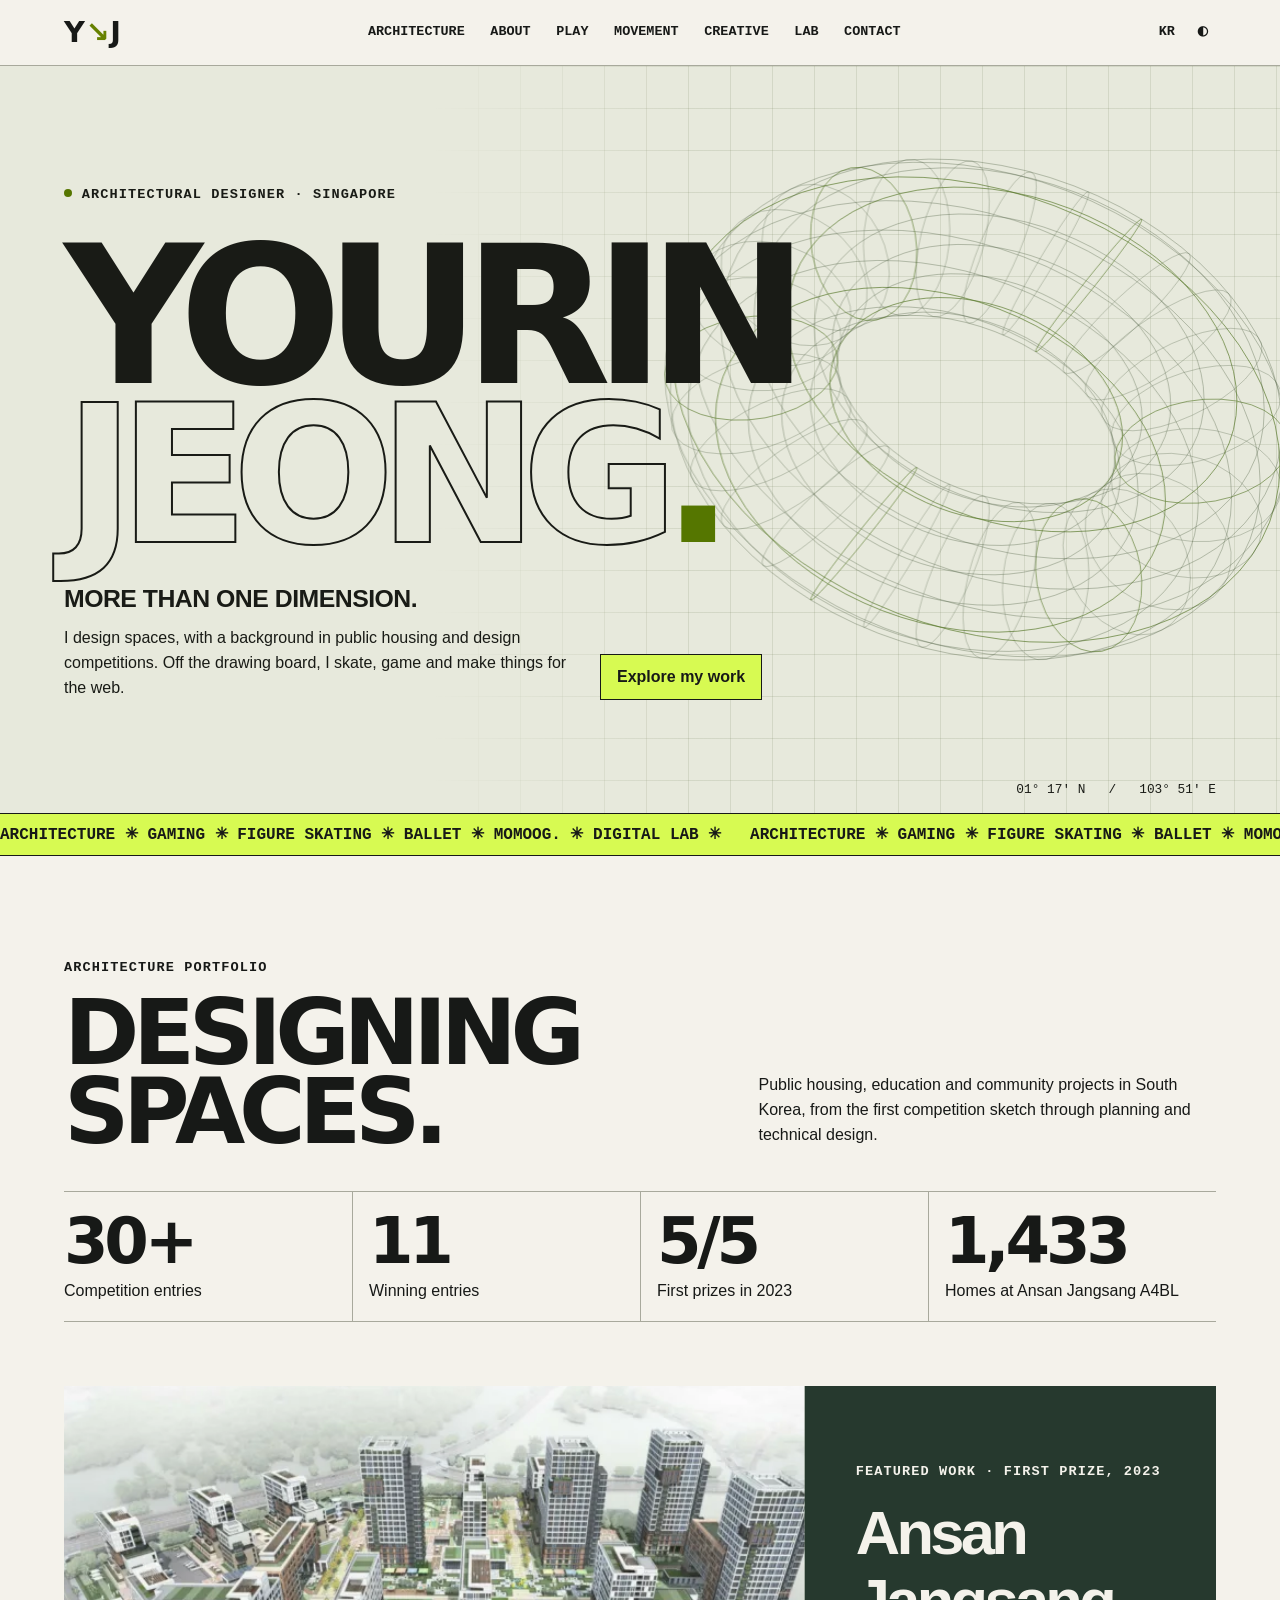
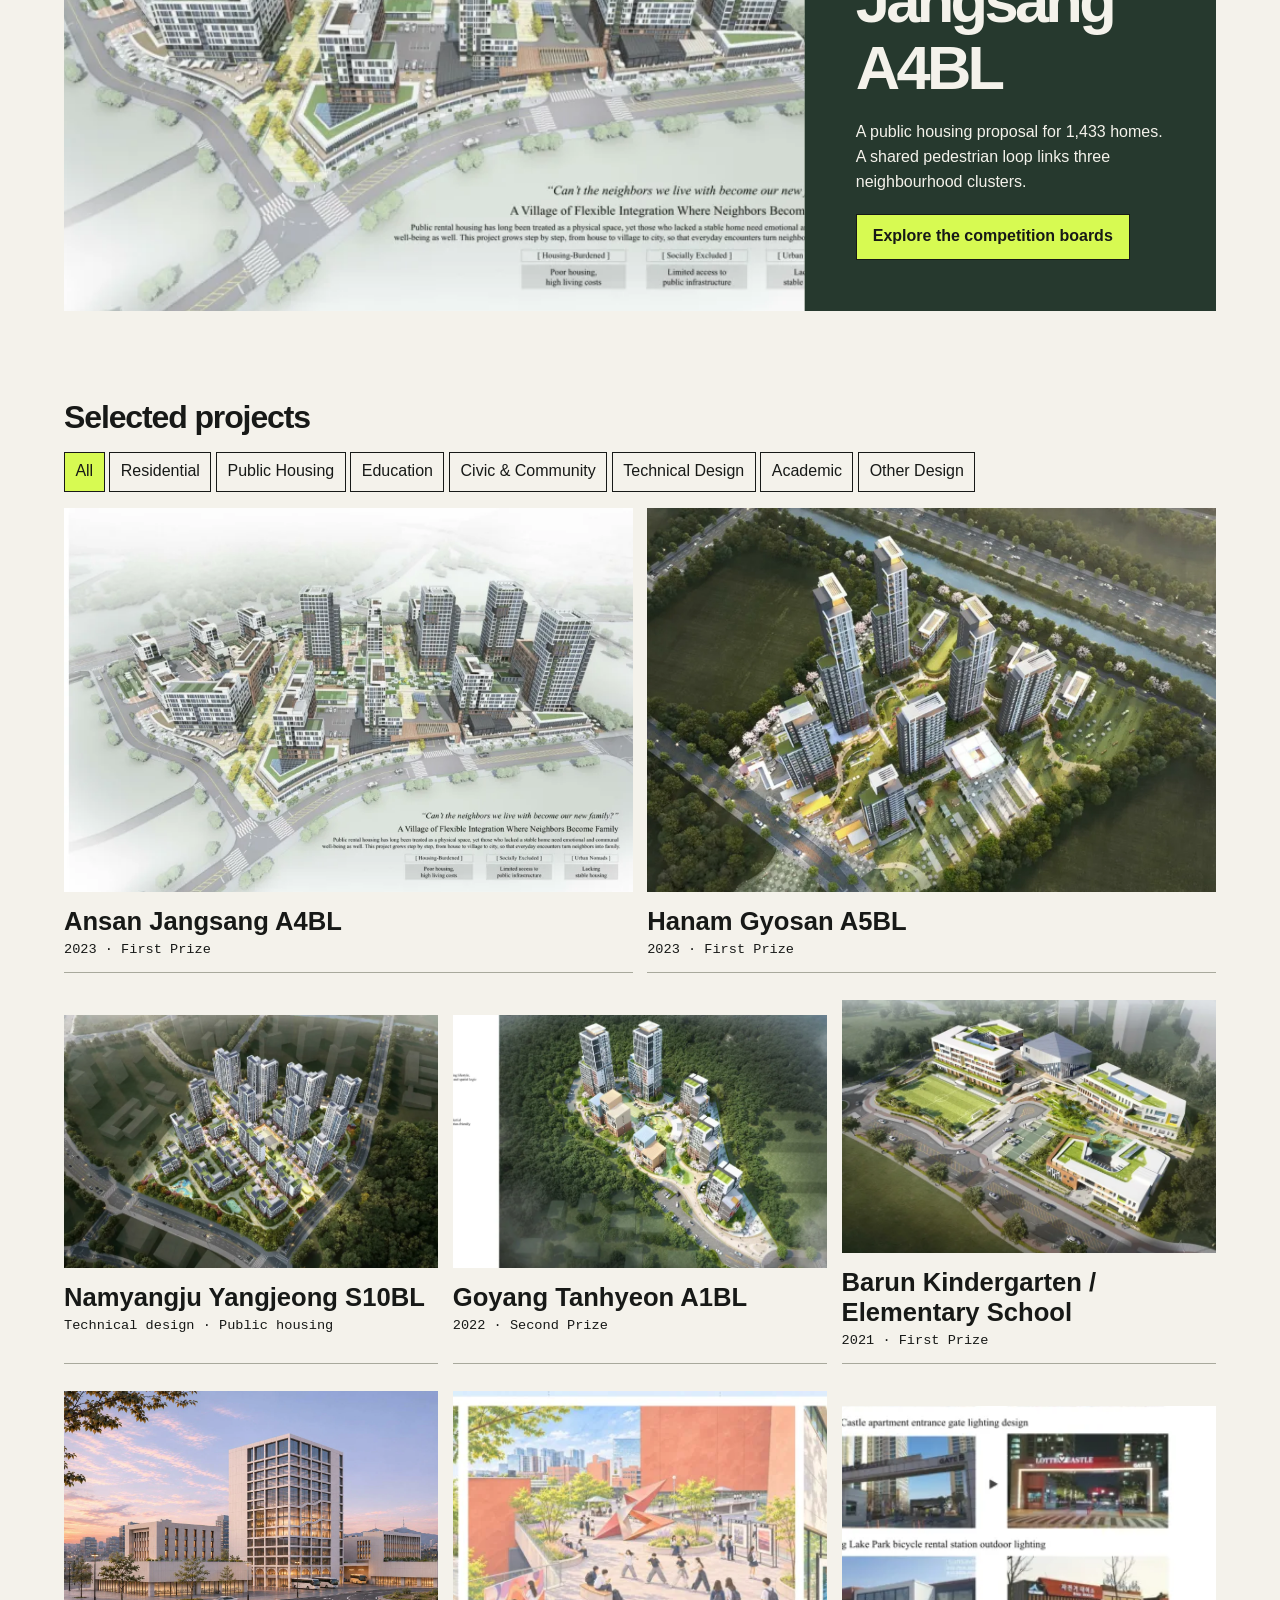
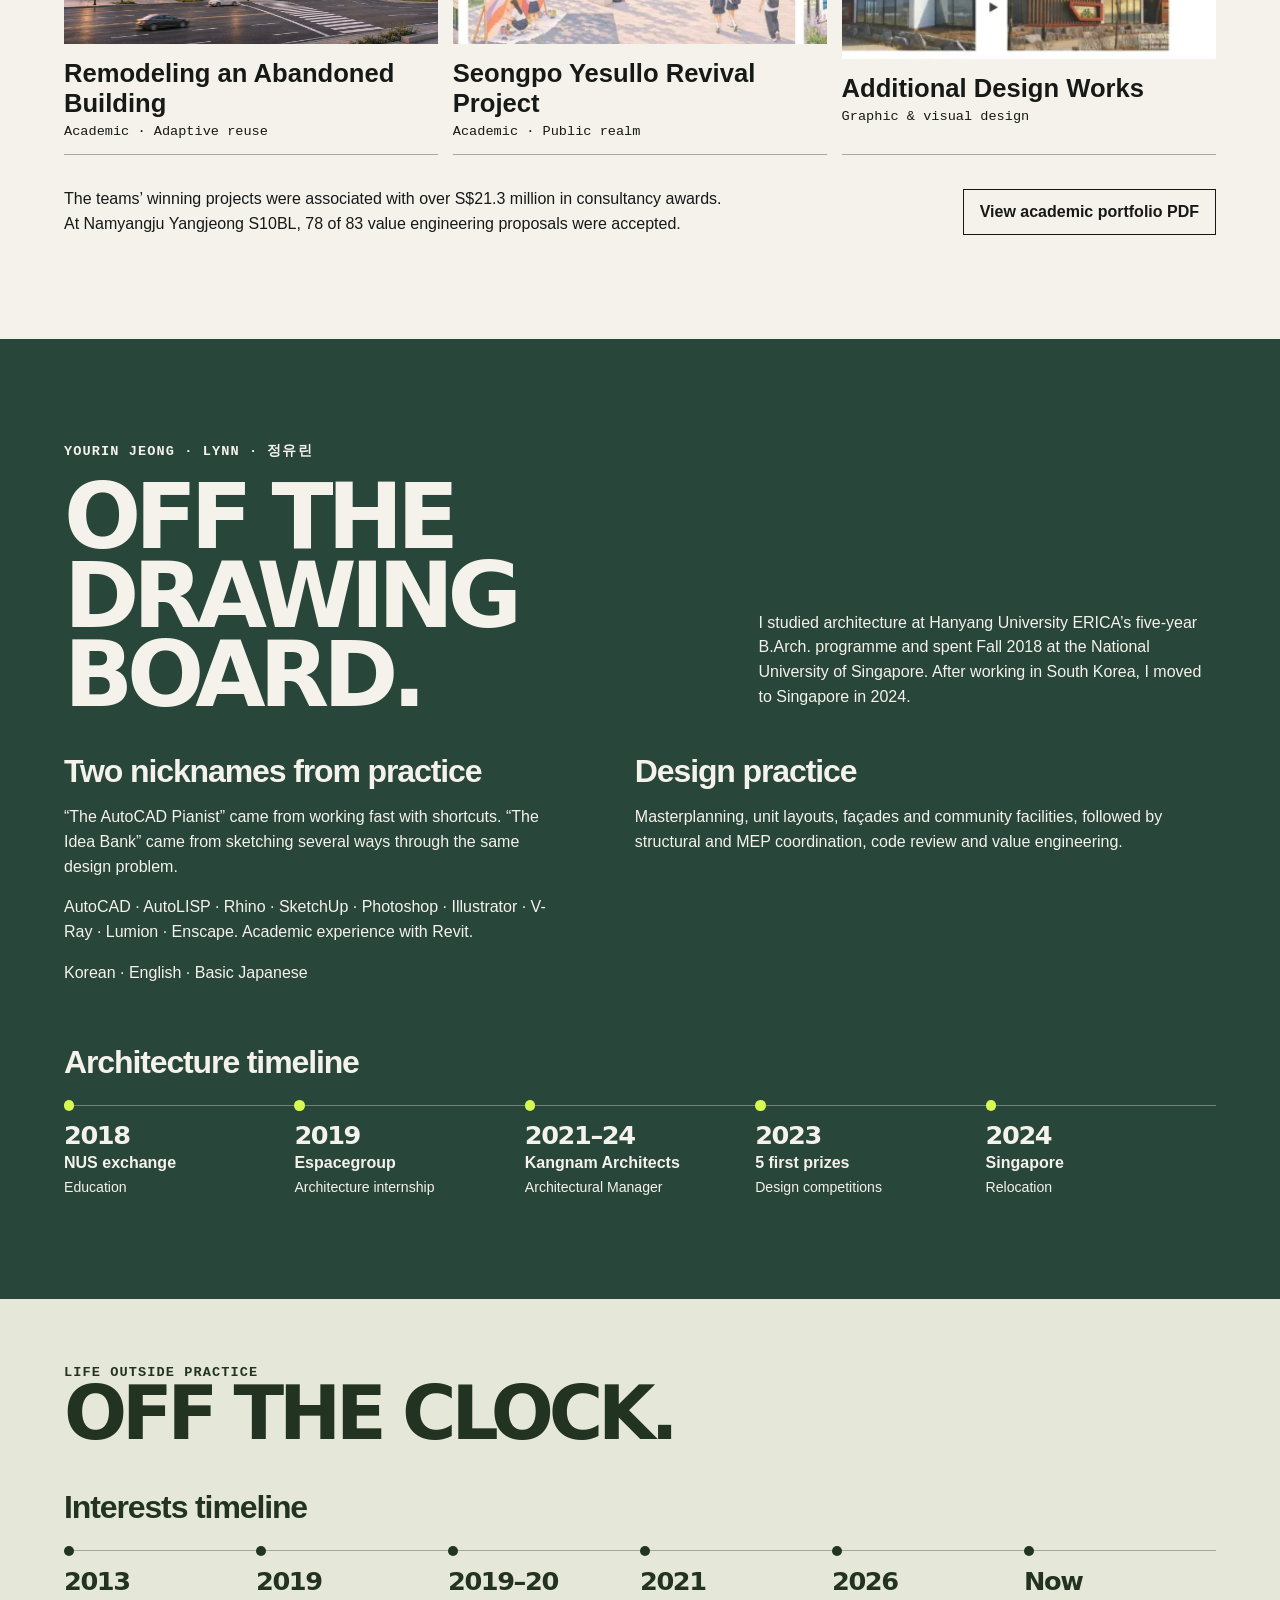
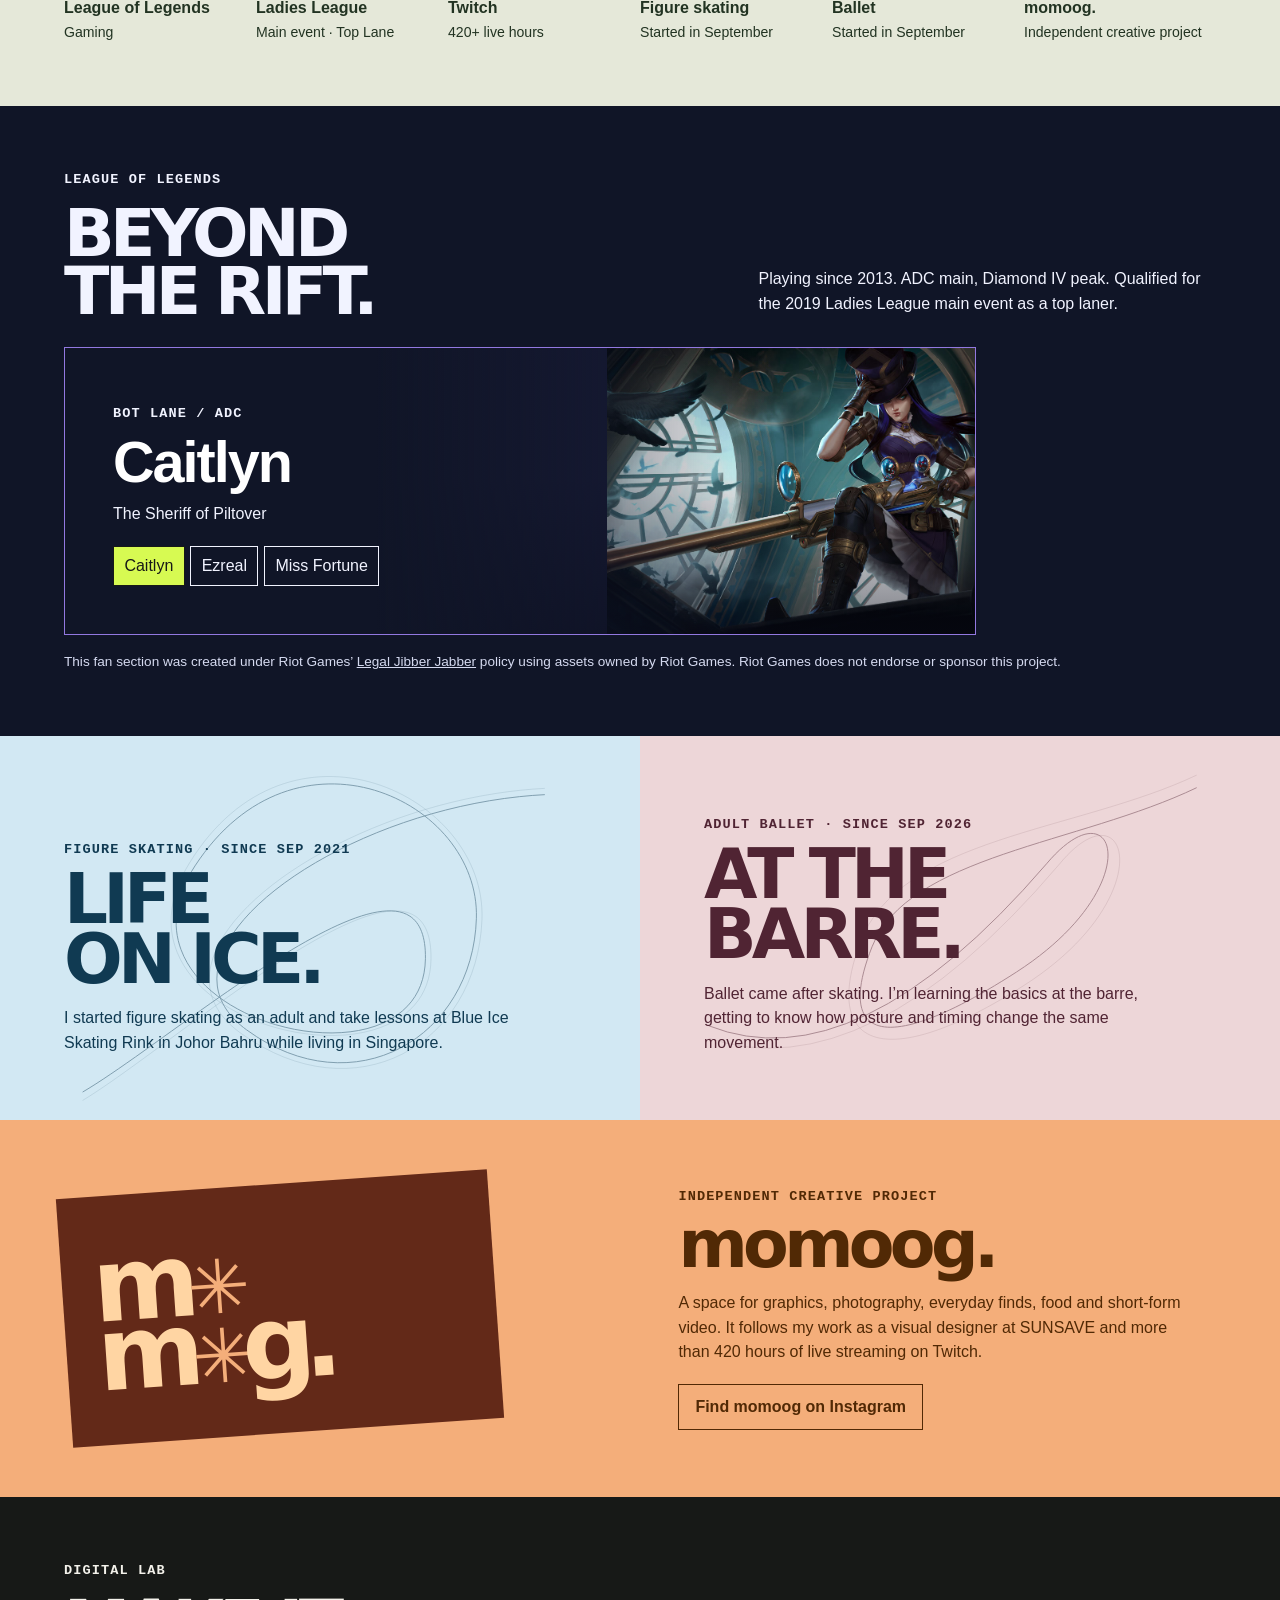
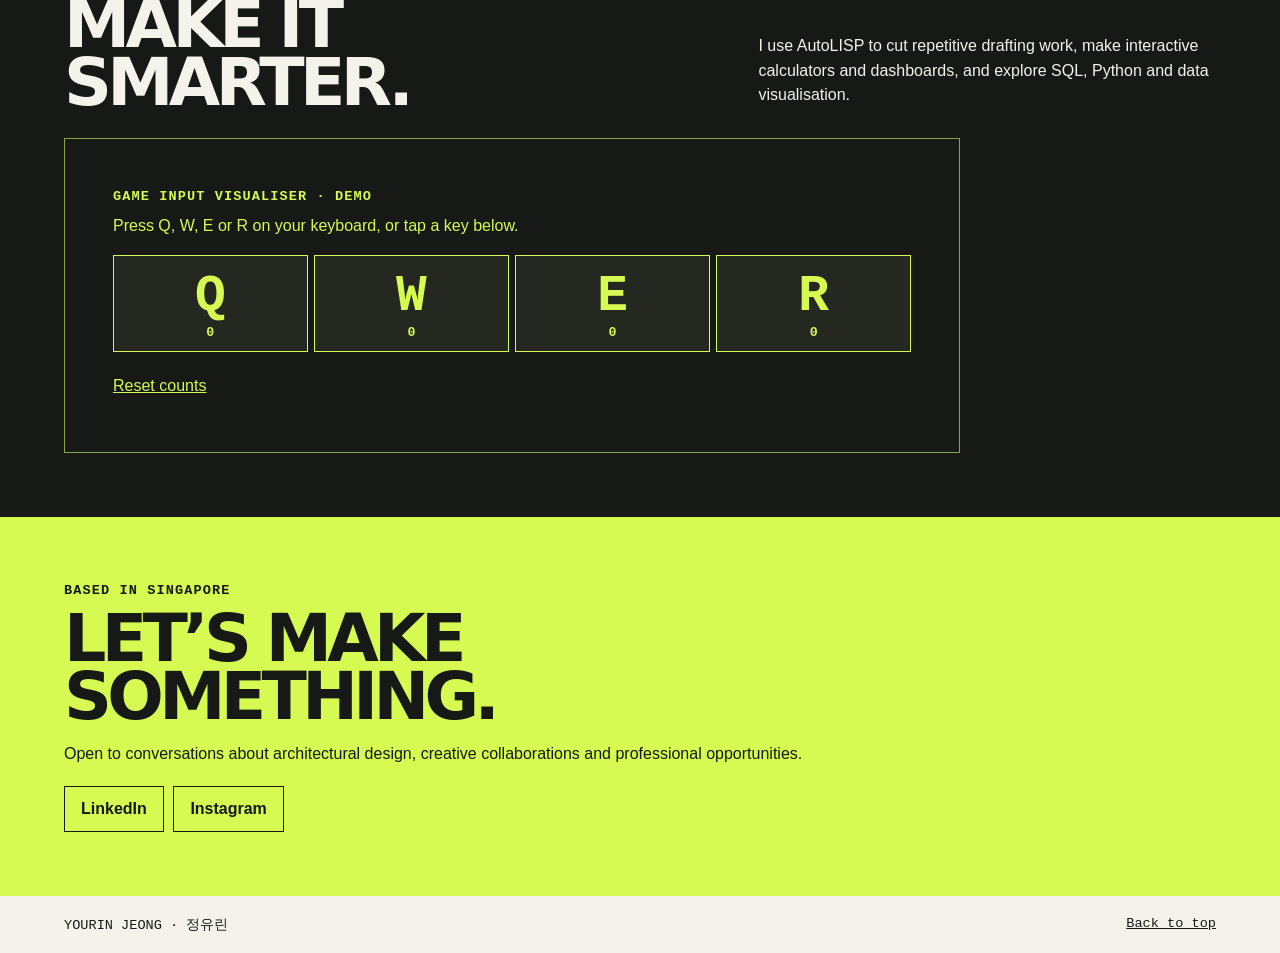
<file: index.html>
<!doctype html><html lang="en"><head>
<meta charset="utf-8"><meta name="viewport" content="width=device-width,initial-scale=1">
<title>Yourin Jeong | Architecture & Creative Work</title>
<meta name="description" content="Yourin Jeong, architectural designer in Singapore. Selected architecture, creative work, movement and digital experiments.">
<meta property="og:title" content="Yourin Jeong — More than one dimension"><meta property="og:description" content="Architecture, movement and creative experiments from Singapore."><meta property="og:image" content="https://buc02146-cmyk.github.io/assets/reuse.webp">
<link rel="icon" href="assets/mark.svg"><link rel="stylesheet" href="style.css?v=3"><script src="content.js?v=3" defer></script><script src="app.js?v=3" defer></script>
</head><body id="top">
<a class="skip" href="#work">Skip to work</a><header class="nav"><a class="logo" href="#top" aria-label="Yourin Jeong home">Y<span>↘</span>J</a><nav id="nav" aria-label="Main"><a href="#work" data-ko="건축">Architecture</a><a href="#about" data-ko="소개">About</a><a href="#play" data-ko="게임">Play</a><a href="#movement" data-ko="움직임">Movement</a><a href="#creative" data-ko="창작">Creative</a><a href="#lab" data-ko="실험실">Lab</a><a href="#contact" data-ko="연락처">Contact</a></nav><div class="controls"><button id="menu" aria-controls="nav" aria-expanded="false">Menu</button><button id="lang" aria-label="한국어로 보기">KR</button><button id="theme" aria-label="Toggle colour theme" aria-pressed="false">◐</button></div><div id="progress"></div></header>
<main>
<section class="hero" aria-labelledby="name">
<div class="hero-art" aria-hidden="true"><canvas id="wire"></canvas></div>
<div class="hero-inner"><p class="eyebrow"><span class="dot"></span><span data-ko="건축 디자이너 · 싱가포르">ARCHITECTURAL DESIGNER · SINGAPORE</span></p><h1 id="name"><span>YOURIN</span><span>JEONG<span class="period">.</span></span></h1><div class="hero-foot"><div><p class="slogan" data-ko="하나의 차원으로는 설명할 수 없는.">MORE THAN ONE DIMENSION.</p><p class="hero-copy" data-ko="공공주택과 설계공모에서 쌓은 경험을 바탕으로 공간을 설계합니다. 도면 밖에서는 얼음 위를 달리고, 게임을 하고, 새로운 도구를 만듭니다.">I design spaces, with a background in public housing and design competitions. Off the drawing board, I skate, game and make things for the web.</p></div><a class="button acid" href="#work" data-ko="건축 작업 보기">Explore my work</a></div></div>
<span class="coordinates" aria-hidden="true">01° 17′ N &nbsp; / &nbsp; 103° 51′ E</span></section>
<div class="ticker" aria-hidden="true"><div>ARCHITECTURE ✳ GAMING ✳ FIGURE SKATING ✳ BALLET ✳ MOMOOG. ✳ DIGITAL LAB ✳ &nbsp; ARCHITECTURE ✳ GAMING ✳ FIGURE SKATING ✳ BALLET ✳ MOMOOG. ✳ DIGITAL LAB ✳ &nbsp;</div></div>
<section id="work" class="section work">
<div class="heading"><p class="eyebrow" data-ko="건축 포트폴리오">ARCHITECTURE PORTFOLIO</p><h2 data-ko="공간을 설계하다.">DESIGNING<br>SPACES.</h2><p data-ko="한국에서 공공주택, 교육시설, 커뮤니티 공간을 설계했습니다. 공모의 첫 스케치부터 계획과 기술 설계까지 참여했습니다.">Public housing, education and community projects in South Korea, from the first competition sketch through planning and technical design.</p></div>
<div class="stats"><div><strong data-count="30" data-tail="+">30+</strong><span data-ko="설계공모 참여">Competition entries</span></div><div><strong data-count="11">11</strong><span data-ko="수상작">Winning entries</span></div><div><strong data-count="5" data-tail="/5">5/5</strong><span data-ko="2023년 공모 1등">First prizes in 2023</span></div><div><strong data-count="1433">1,433</strong><span data-ko="안산 장상 A4BL 세대수">Homes at Ansan Jangsang A4BL</span></div></div>
<div class="architecture-feature" id="architecture-feature">
<figure class="feature-frame"><img src="assets/cover-06.webp" alt="Ansan Jangsang A4BL aerial perspective" width="800" height="560" loading="lazy"></figure>
<div class="feature-copy"><p class="eyebrow" data-ko="대표작 · 2023년 설계공모 1등">FEATURED WORK · FIRST PRIZE, 2023</p><h3 data-ko="안산 장상 A4BL">Ansan Jangsang A4BL</h3><p data-ko="1,433세대의 주거와 세 개의 마을을 하나의 순환 보행로로 연결하는 공공주택 계획입니다.">A public housing proposal for 1,433 homes. A shared pedestrian loop links three neighbourhood clusters.</p><button class="button" id="feature-project" data-ko="설계 보드 보기">Explore the competition boards</button></div></div>
<div class="workbar"><h3 data-ko="선별 프로젝트">Selected projects</h3><div class="filters" id="filters" aria-label="Project categories" hidden></div></div>
<div class="projects" id="projects">
<a class="project feature" href="assets/reuse.webp"><img src="assets/reuse.webp" alt="Academic adaptive reuse proposal at dusk" decoding="async"><span class="project-line"><span>Remodeling an Abandoned Building</span><small>Academic · Adaptive reuse</small></span></a>
<a class="project" href="assets/yesullo.webp"><img src="assets/yesullo.webp" alt="Section and public space illustrations from the Seongpo Yesullo project" loading="lazy"><span class="project-line"><span>Seongpo Yesullo Revival Project</span><small>Academic · Public realm</small></span></a>
<div class="project record"><h3>Competition & technical design</h3><p>Hanam Gyosan A5BL · Ansan Jangsang A4BL · Namyangju Yangjeong S10BL · Goyang Tanhyeon A1BL · Barun Kindergarten / Elementary School</p></div>
</div>
<div class="work-note"><p data-ko="수상 프로젝트와 관련된 팀의 설계 용역 계약 규모는 S$2,130만 이상입니다. 남양주 양정 S10BL에서는 VE 제안 83건 중 78건이 채택됐습니다.">The teams’ winning projects were associated with over S$21.3 million in consultancy awards. At Namyangju Yangjeong S10BL, 78 of 83 value engineering proposals were accepted.</p><a class="button" href="portfolio.pdf" data-ko="학부 작품 PDF 보기">View academic portfolio PDF</a></div>
</section>
<section id="about" class="section about"><div class="heading"><p class="eyebrow" data-ko="정유린 · Lynn">YOURIN JEONG · LYNN · 정유린</p><h2 data-ko="도면 안팎의 이야기.">OFF THE<br>DRAWING BOARD.</h2><p data-ko="한양대학교 ERICA에서 5년제 건축학을 전공했고, 2018년 NUS 교환학생으로 처음 싱가포르에서 공부했습니다. 한국에서 건축 실무를 쌓은 뒤 2024년 싱가포르로 이주했습니다.">I studied architecture at Hanyang University ERICA’s five-year B.Arch. programme and spent Fall 2018 at the National University of Singapore. After working in South Korea, I moved to Singapore in 2024.</p></div>
<div class="about-grid"><div><h3 data-ko="실무에서 얻은 두 별명">Two nicknames from practice</h3><p data-ko="‘AutoCAD 피아니스트’는 단축키를 빠르게 다루는 데서, ‘아이디어 뱅크’는 하나의 설계 문제에 여러 대안을 제시하는 데서 얻은 별명입니다.">“The AutoCAD Pianist” came from working fast with shortcuts. “The Idea Bank” came from sketching several ways through the same design problem.</p><p data-ko="AutoCAD · AutoLISP · Rhino · SketchUp · Photoshop · Illustrator · V-Ray · Lumion · Enscape. Revit은 학부에서 사용했습니다.">AutoCAD · AutoLISP · Rhino · SketchUp · Photoshop · Illustrator · V-Ray · Lumion · Enscape. Academic experience with Revit.</p><p data-ko="한국어 · 영어 · 일본어 기초">Korean · English · Basic Japanese</p></div><div class="practice"><h3 data-ko="실무 범위">Design practice</h3><p data-ko="마스터플랜과 단위세대 계획, 입면과 커뮤니티 시설 설계, 구조·설비 협의, 인허가 검토와 VE까지 참여했습니다.">Masterplanning, unit layouts, façades and community facilities, followed by structural and MEP coordination, code review and value engineering.</p></div></div><h3 class="track-heading" data-ko="건축 연혁">Architecture timeline</h3><ol class="track" id="professional-timeline"></ol></section>
<section id="life" class="section life"><p class="eyebrow" data-ko="취미와 창작">LIFE OUTSIDE PRACTICE</p><h2 data-ko="도면 밖에서.">OFF THE CLOCK.</h2><h3 class="track-heading" data-ko="취미·창작 연혁">Interests timeline</h3><ol class="track" id="personal-timeline"></ol></section>
<section id="play" class="section play"><div class="heading"><p class="eyebrow">LEAGUE OF LEGENDS</p><h2 data-ko="소환사의 협곡에서.">BEYOND<br>THE RIFT.</h2><p data-ko="2013년부터 플레이한 원딜 유저. 최고 티어는 다이아몬드 IV. 2019 레이디스 리그 본선에는 탑 라이너로 진출했습니다.">Playing since 2013. ADC main, Diamond IV peak. Qualified for the 2019 Ladies League main event as a top laner.</p></div>
<div class="champ" id="champ"><img id="splash" src="assets/Caitlyn.jpg" alt="Caitlyn official splash art" loading="lazy"><div class="champ-info"><p class="eyebrow">BOT LANE / ADC</p><h3 id="champ-name">Caitlyn</h3><p id="champ-title">The Sheriff of Piltover</p><div id="champ-tabs" aria-label="Champion selection"><button data-champ="0" aria-pressed="true">Caitlyn</button><button data-champ="1" aria-pressed="false">Ezreal</button><button data-champ="2" aria-pressed="false">Miss Fortune</button></div></div></div>
<p class="credit">This fan section was created under Riot Games’ <a href="https://www.riotgames.com/en/legal">Legal Jibber Jabber</a> policy using assets owned by Riot Games. Riot Games does not endorse or sponsor this project.</p></section>
<section id="movement" class="movement" aria-label="Movement"><article class="movement-panel ice"><svg viewBox="0 0 600 550" aria-hidden="true"><path class="trace" pathLength="1" d="M-40 510C98 429 454 113 451 319S-22 405 121 186 529 91 524 261 349 533 195 421 331 99 622 84"/><path d="M-40 522C99 438 461 110 459 319S-30 415 113 182 539 84 532 263 350 543 187 426 328 90 622 75"/></svg><div><p class="eyebrow" data-ko="피겨스케이팅 · 2021년 9월부터">FIGURE SKATING · SINCE SEP 2021</p><h2 data-ko="얼음 위에서.">LIFE<br>ON ICE.</h2><p data-ko="성인이 되어 피겨스케이팅을 시작했습니다. 지금은 싱가포르에 살며 조호바루의 Blue Ice Skating Rink에서도 레슨을 받고 있습니다.">I started figure skating as an adult and take lessons at Blue Ice Skating Rink in Johor Bahru while living in Singapore.</p><div id="ice-media"></div></div></article>
<article class="movement-panel ballet"><svg viewBox="0 0 600 550" aria-hidden="true"><path class="trace" pathLength="1" d="M-60 415Q152 499 424 183C524 64 573 214 381 338S122 433 174 302 470 155 639 74"/><path d="M-60 433Q166 508 442 184C540 64 592 229 392 357S101 447 157 296 468 137 639 56"/></svg><div><p class="eyebrow" data-ko="성인 취미 발레 · 2026년 9월부터">ADULT BALLET · SINCE SEP 2026</p><h2 data-ko="바 앞에서.">AT THE<br>BARRE.</h2><p data-ko="피겨에 이어 발레를 배우기 시작했습니다. 바를 잡고 기본 동작부터 연습하며, 같은 움직임도 자세와 타이밍에 따라 어떻게 달라지는지 배웁니다.">Ballet came after skating. I’m learning the basics at the barre, getting to know how posture and timing change the same movement.</p><div id="ballet-media"></div></div></article></section>
<section id="creative" class="section creative"><div class="momoog-mark" aria-hidden="true">m<span>✳</span><br>m<span>✳</span>g.</div><div><p class="eyebrow" data-ko="독립 창작 프로젝트">INDEPENDENT CREATIVE PROJECT</p><h2>momoog.</h2><p data-ko="그래픽, 사진, 일상, 맛집 이야기와 짧은 영상을 탐색하는 개인 프로젝트입니다. SUNSAVE의 그래픽 디자인과 트위치에서 420시간 넘게 방송한 경험을 이어가고 있습니다.">A space for graphics, photography, everyday finds, food and short-form video. It follows my work as a visual designer at SUNSAVE and more than 420 hours of live streaming on Twitch.</p><a class="button" href="https://www.instagram.com/momoog.official/" data-ko="인스타그램에서 momoog 보기">Find momoog on Instagram</a><div id="creative-media"></div></div></section>
<section id="lab" class="section lab"><div class="heading"><p class="eyebrow" data-ko="디지털 실험실">DIGITAL LAB</p><h2 data-ko="작업을 더 가볍게.">MAKE IT<br>SMARTER.</h2><p data-ko="반복 작업은 AutoLISP로 줄이고, 인터랙티브 계산기와 대시보드를 만듭니다. 요즘은 SQL, Python, 데이터 시각화를 탐색하고 있습니다.">I use AutoLISP to cut repetitive drafting work, make interactive calculators and dashboards, and explore SQL, Python and data visualisation.</p></div><div class="terminal"><p class="eyebrow" data-ko="게임 입력 시각화 · 데모">GAME INPUT VISUALISER · DEMO</p><p data-ko="키보드에서 Q, W, E, R을 누르거나 화면의 키를 눌러보세요.">Press Q, W, E or R on your keyboard, or tap a key below.</p><div class="keys" id="keys"><button data-key="q">Q <output>0</output></button><button data-key="w">W <output>0</output></button><button data-key="e">E <output>0</output></button><button data-key="r">R <output>0</output></button></div><button class="reset" id="reset" data-ko="초기화">Reset counts</button></div></section>
<section id="contact" class="section contact"><p class="eyebrow" data-ko="싱가포르">BASED IN SINGAPORE</p><h2 data-ko="함께 만들어봐요.">LET’S MAKE<br>SOMETHING.</h2><p data-ko="건축 설계, 창작 협업, 새로운 기회에 관한 이야기를 환영합니다.">Open to conversations about architectural design, creative collaborations and professional opportunities.</p><div class="contact-links"><a class="button" href="https://www.linkedin.com/in/ACoAAE6QV5EBPHzbBhQx0QETG3s3f_6FghobrFA/">LinkedIn</a><a class="button" href="https://www.instagram.com/momoog.official/">Instagram</a></div></section>
</main><footer><span>YOURIN JEONG · 정유린</span><a href="#top" data-ko="맨 위로">Back to top</a></footer>
<dialog id="detail" aria-labelledby="detail-title"><div class="dialog-bar"><button id="close" data-ko="닫기">Close</button></div><div id="detail-body"></div></dialog>
<dialog id="lightbox" aria-label="Project image gallery"><div class="dialog-bar"><button id="prev" aria-label="Previous image">←</button><output id="image-count"></output><button id="next" aria-label="Next image">→</button><button id="zoom" aria-pressed="false" data-ko="확대">Zoom</button><button id="full" data-ko="전체 화면">Fullscreen</button><button id="exit-gallery" data-ko="닫기">Close</button></div><div id="image-view"><img id="large-image" alt=""></div></dialog>
</body></html>
</file>
<file: style.css>
:root{color-scheme:light;--paper:#f4f2eb;--ink:#171917;--accent:#d7fa52;--rule:#a8a99c;--gutter:clamp(1.2rem,5vw,6rem);--display:"Arial Black","DejaVu Sans",Arial,sans-serif;--mono:"IBM Plex Mono","Courier New",monospace}
:root[data-theme=dark]{color-scheme:dark;--paper:#181b18;--ink:#f4f2eb;--rule:#62665b}
*{box-sizing:border-box}html{scroll-behavior:smooth;scroll-padding-top:5rem}body{margin:0;background:var(--paper);color:var(--ink);font:1rem/1.55 Arial,"Noto Sans KR",sans-serif}h1,h2,h3,p,figure{margin:0}a{color:inherit}img{display:block;width:100%;height:auto}button{cursor:pointer;font:inherit;color:inherit}button:focus-visible,a:focus-visible{outline:3px solid #5587e2;outline-offset:4px}[hidden]{display:none!important}.skip{position:fixed;z-index:50;left:1rem;top:-4rem;background:var(--accent);color:#171917;padding:.7rem}.skip:focus{top:1rem}
.nav{position:sticky;top:0;z-index:5;min-height:66px;display:flex;align-items:center;justify-content:space-between;gap:1rem;padding:.5rem var(--gutter);border-bottom:1px solid var(--rule);background:var(--paper)}.logo{font:900 1.8rem/1 var(--display);letter-spacing:-.1em;text-decoration:none;white-space:nowrap}.logo span{color:#668100;margin:0 .12em}.nav nav,.controls{display:flex;align-items:center;gap:clamp(.6rem,2vw,1.75rem)}.controls{gap:.35rem}.nav nav a,.controls button{font:700 .84rem/1.1 var(--mono);text-transform:uppercase;text-decoration:none}.nav nav a:hover,.nav nav a[aria-current]{text-decoration:underline;text-underline-offset:.33em}.controls button{background:transparent;border:1px solid transparent;padding:.55rem .45rem}.controls button:hover{border-color:var(--rule)}#menu{display:none}#progress{position:absolute;bottom:-1px;left:0;right:0;height:3px;background:#91b300;transform:scaleX(0);transform-origin:left;pointer-events:none}
.hero{min-height:min(760px,83svh);position:relative;isolation:isolate;overflow:hidden;padding:clamp(2rem,5vw,5rem) var(--gutter) 3.6rem;display:grid;align-items:center;background:#e7e9dc;color:#191b16}.hero-art{position:absolute;z-index:-1;inset:0 0 0 34%;background-image:linear-gradient(#65734b26 1px,transparent 1px),linear-gradient(90deg,#65734b26 1px,transparent 1px);background-size:42px 42px;mask-image:linear-gradient(90deg,transparent,#000 30%);border-left:1px solid #65734b40}.hero-art canvas{width:100%;height:100%;display:block}.hero-inner{width:min(100%,95rem);margin:auto}.eyebrow{font:700 .85rem/1.4 var(--mono);letter-spacing:.08em;text-transform:uppercase}.dot{display:inline-block;width:.6em;height:.6em;border-radius:100%;background:#567600;margin-right:.6rem;vertical-align:.1em}.hero h1{font:900 clamp(4.5rem,15vw,15rem)/.83 var(--display);letter-spacing:-.09em;margin:.17em 0 .13em;width:max-content;max-width:100%}.hero h1>span{display:block;animation:reveal .85s cubic-bezier(.16,1,.3,1) both}.hero h1>span+span{animation-delay:.12s;color:transparent;-webkit-text-stroke:2px #191b16}.period{color:#557600;-webkit-text-stroke:0}.hero-foot{display:flex;align-items:end;gap:1.5rem;flex-wrap:wrap}.slogan{font-size:clamp(1rem,2vw,1.55rem);font-weight:900;letter-spacing:-.02em}.hero-copy{max-width:32rem;margin-top:.45rem}.coordinates{position:absolute;bottom:1rem;right:var(--gutter);font:.8rem var(--mono)}.button{display:inline-flex;align-items:center;min-height:44px;border:1px solid currentColor;text-decoration:none;padding:.6rem 1rem;font-weight:700;transition:transform .2s,box-shadow .2s}.button:hover{transform:translate(-3px,-3px);box-shadow:3px 3px 0 currentColor}.acid{color:#171917;background:var(--accent)}.ticker{overflow:hidden;background:var(--accent);color:#171917;border-block:1px solid #171917;padding:.65rem 0;font:700 1rem var(--mono);white-space:nowrap}.ticker div{width:max-content;animation:ticker 32s linear infinite}.ticker:hover div{animation-play-state:paused}@keyframes ticker{to{transform:translateX(-50%)}}@keyframes reveal{from{clip-path:inset(100% 0 0);transform:translateY(20%)}to{clip-path:inset(-30% -10% -30%);transform:translateY(0)}}
.section{padding:clamp(3.6rem,8vw,9rem) var(--gutter)}.heading{display:grid;grid-template-columns:1.35fr 1fr;gap:1rem 6vw;align-items:end;margin-bottom:2.5rem}.heading>.eyebrow{grid-column:1/-1}.heading>p:last-child{max-width:30rem;padding-bottom:.25rem}h2{font:900 clamp(2.75rem,7.1vw,8rem)/.87 var(--display);letter-spacing:-.07em;overflow-wrap:anywhere}h3{font-size:clamp(1.3rem,2.5vw,2.4rem);line-height:1.1;letter-spacing:-.035em}.stats{display:grid;grid-template-columns:repeat(4,1fr);border-block:1px solid var(--rule);margin-bottom:4rem}.stats div{min-width:0;padding:.8rem 1rem 1.1rem 0}.stats div+div{border-left:1px solid var(--rule);padding-left:1rem}.stats strong{display:block;font:900 clamp(2.1rem,5vw,5.6rem)/1.15 var(--display);letter-spacing:-.065em}.stats span{display:block}.workbar{display:flex;align-items:center;justify-content:space-between;flex-wrap:wrap;gap:1rem;margin-bottom:1rem}.filters{display:flex;flex-wrap:wrap;gap:.3rem}.filters button,.champ button,.dialog-bar button{background:none;border:1px solid currentColor;min-height:40px;padding:.4rem .65rem}.filters button[aria-pressed=true],.champ button[aria-pressed=true]{background:var(--accent);color:#171917;border-color:#171917}.projects{display:grid;grid-template-columns:repeat(12,1fr);gap:1.7rem .9rem}.project{grid-column:span 4;display:block;color:inherit;text-decoration:none;min-width:0;border:0;border-bottom:1px solid var(--rule);background:none;text-align:left;padding:0}.project.feature{grid-column:span 7}.project.secondary{grid-column:span 5}.project img{aspect-ratio:1.55;object-fit:cover;background:#d4d8c8;transition:filter .35s}.project:hover img{filter:saturate(1.25) contrast(1.05)}.project-line{display:flex;flex-direction:column;gap:.3rem;padding:.85rem 0;font-weight:700;font-size:clamp(1.05rem,2vw,1.65rem);line-height:1.18}.project-line small{font:400 .85rem/1.3 var(--mono)}.project.record{background:#e0e6d4;color:#202516;padding:1rem;min-height:9rem;display:flex;flex-direction:column;justify-content:space-between}.project.record:hover{background:#d7fa52}.work-note{display:flex;align-items:center;justify-content:space-between;gap:1.5rem;flex-wrap:wrap;margin-top:2rem}.work-note p{max-width:42rem}.about{background:#29463b;color:#f4f2eb}.about-grid{display:grid;grid-template-columns:.85fr 1fr;gap:6vw}.about-grid p{max-width:36rem;margin:1rem 0}.timeline{margin:0;list-style:none;padding:0 0 0 1.2rem;position:relative}.timeline:before{content:"";position:absolute;left:0;top:0;bottom:0;width:1px;background:var(--accent);transform-origin:top;transform:scaleY(var(--line,1))}.timeline li{padding:.55rem 0;border-bottom:1px solid #c0d5c477}.timeline time{font:.86rem var(--mono);color:var(--accent);margin-right:.65rem}
.play{background:#101527;color:#f1f3ff}.champ{position:relative;isolation:isolate;min-height:clamp(22rem,43vw,42rem);display:flex;align-items:end;border:1px solid var(--champ-color,#8f72dc);overflow:hidden;background:radial-gradient(ellipse at 75% 30%,var(--champ-color,#8f72dc),#171a36 74%)}.champ img{position:absolute;inset:0;z-index:-2;width:100%;height:100%;object-fit:cover;object-position:center 31%}.champ:after{content:"";position:absolute;inset:0;z-index:-1;background:linear-gradient(0deg,#090c1bf5 3%,#090c1ba0 25%,transparent 65%)}.champ-info{padding:clamp(1rem,4vw,3rem);width:100%}.champ h3{font-size:clamp(2.6rem,7vw,7rem);color:#fff}.champ p{margin:.5rem 0}.champ button{margin:.7rem .35rem 0 0}.credit{margin-top:1rem;font-size:.85rem;color:#d5daf0}.movement{display:grid;grid-template-columns:1fr 1fr}.movement-panel{min-height:clamp(25rem,49vw,52rem);padding:var(--gutter);display:flex;position:relative;isolation:isolate;overflow:hidden;align-items:end}.movement-panel svg{position:absolute;inset:0;z-index:-1;width:100%;height:100%;fill:none;stroke:currentColor;stroke-width:1.3;opacity:.46}.movement-panel svg path+path{opacity:.25}.motion .trace{stroke-dasharray:1;stroke-dashoffset:1;transition:stroke-dashoffset 2s ease}.motion .seen .trace{stroke-dashoffset:0}.movement-panel h2,.creative h2,.contact h2{margin:.15em 0 .25em}.movement-panel p:last-of-type{max-width:28rem}.ice{background:#d2e8f3;color:#103a52}.ballet{background:#edd6d8;color:#502433}.creative{display:grid;grid-template-columns:1fr 1fr;align-items:center;gap:clamp(2rem,6vw,8rem);background:#f4ae7a;color:#512905}.creative p:not(.eyebrow){max-width:32rem;margin-bottom:1.2rem}.momoog-mark{background:#632918;color:#ffd5a3;padding:.55em .3em;font:900 clamp(3rem,12vw,14rem)/.66 var(--display);letter-spacing:-.12em;transform:rotate(-4deg);overflow:hidden}.momoog-mark span{color:#f4ae7a;font-size:.73em}.media-set{display:grid;gap:1rem;margin-top:1rem}.media-set video,.media-set img{max-width:100%;width:100%}.lab{background:#171917;color:#f4f2eb}.terminal{border:1px solid #8ca341;padding:clamp(1rem,4vw,3rem);color:var(--accent);max-width:56rem}.terminal p+p{margin-top:.5rem}.keys{display:grid;grid-template-columns:repeat(4,1fr);gap:.4rem;margin:1rem 0}.keys button{min-width:0;background:#242821;color:var(--accent);border:1px solid currentColor;padding:.7rem .2rem;font:700 clamp(1.2rem,4vw,3.5rem) var(--mono)}.keys button.active{background:var(--accent);color:#171917;transform:translateY(3px)}.keys output{display:block;font-size:.83rem}.reset{background:none;border:0;padding:.35rem 0;text-decoration:underline}.contact{background:var(--accent);color:#171917}.contact-links{display:flex;gap:.6rem;margin-top:1.2rem}footer{padding:1.2rem var(--gutter);display:flex;gap:.8rem;justify-content:space-between;font:.85rem var(--mono)}
dialog{color:var(--ink);background:var(--paper);border:1px solid var(--rule);width:min(calc(100% - 2rem),62rem);max-height:90dvh;padding:0;overscroll-behavior:contain}dialog[open]{animation:dialog-in .25s ease-out}@keyframes dialog-in{from{opacity:0;transform:translateY(.6rem)}}dialog::backdrop{background:#0b1012d4}.dialog-bar{display:flex;justify-content:flex-end;align-items:center;flex-wrap:wrap;gap:.4rem;position:sticky;top:0;padding:.45rem;background:var(--paper);z-index:1;border-bottom:1px solid var(--rule)}#detail-body{padding:clamp(1rem,4vw,3rem)}#detail-body h3,#detail-body p{margin-bottom:.8rem}.detail-media{display:grid;gap:1rem}.detail-media button{border:0;padding:0;background:none;text-align:left}.detail-media span{display:block;padding:.25rem 0}#lightbox{width:min(calc(100% - 1rem),95vw)}#image-view{overflow:auto;max-height:75dvh;touch-action:pan-x pan-y}#image-view img{max-height:75dvh;object-fit:contain}#image-view.zoomed img{width:170%;max-width:none;max-height:none;cursor:grab}#lightbox:fullscreen{width:100%;height:100%;max-width:none;max-height:none}#lightbox:fullscreen #image-view{max-height:calc(100dvh - 55px)}.motion .image-enter{animation:reveal .7s ease both}
@media(max-width:900px){#menu{display:block}.nav nav{display:none;position:absolute;left:0;right:0;top:100%;background:var(--paper);padding:1rem var(--gutter);border-bottom:1px solid var(--rule);flex-wrap:wrap}.nav nav.open{display:flex}.nav nav a{padding:.6rem}.project{grid-column:span 6}}
@media(max-width:640px){.hero{min-height:34rem}.hero h1{font-size:clamp(4.1rem,19vw,8rem)}.hero-art{inset:0 0 0 13%;opacity:.58}.heading,.about-grid,.movement,.creative{grid-template-columns:1fr}.heading>p:last-child{padding:0}.stats{grid-template-columns:1fr 1fr;margin-bottom:2.5rem}.stats div:nth-child(3){border-left:0;padding-left:0}.stats div:nth-child(n+3){border-top:1px solid var(--rule)}.project.feature,.project.secondary{grid-column:1/-1}.project.record{min-height:8rem}.project.record small{overflow-wrap:anywhere}.movement-panel{padding-block:5rem}.momoog-mark{max-width:20rem}footer{font-size:.76rem}}
@media(prefers-reduced-motion:reduce){*,*::before,*::after{animation-duration:.01ms!important;transition-duration:.01ms!important;scroll-behavior:auto!important}}

/* Architecture opens with an oversized image, followed by a dense project index. */
.architecture-feature{position:relative;display:grid;grid-template-columns:1.8fr 1fr;background:#26392e;color:#f4f2eb;margin:0 0 clamp(3rem,7vw,7rem);overflow:hidden}
.feature-frame{overflow:hidden;min-height:clamp(18rem,41vw,42rem);position:relative;background:#80927b}
.feature-frame img{position:absolute;inset:-42px 0;width:100%;height:calc(100% + 84px);object-fit:cover;transform:translateY(var(--parallax,0px))}
.feature-copy{align-self:end;padding:clamp(1.25rem,4vw,4rem)}
.feature-copy h3{font-size:clamp(2rem,4.8vw,5rem);margin:.3em 0;letter-spacing:-.06em}
.feature-copy .button{margin-top:1.2rem;background:#d7fa52;color:#171917}
.motion .architecture-feature.seen .feature-frame{animation:board-reveal .9s cubic-bezier(.16,1,.3,1) both}
@keyframes board-reveal{from{clip-path:inset(0 100% 0 0)}to{clip-path:inset(0)}}
.projects .illustrated{grid-column:span 4}
.projects .illustrated:first-child,.projects .illustrated:nth-child(2){grid-column:span 6}
.project img{aspect-ratio:1.48;transition:transform .45s cubic-bezier(.16,1,.3,1),filter .35s}
.project{overflow:hidden}
.project:hover img,.project:focus-visible img{transform:scale(1.035)}
#detail{width:min(calc(100% - 2rem),83rem)}
#detail-body h4{font:700 .85rem var(--mono);text-transform:uppercase;margin:1.8rem 0 .8rem}
#detail-body p:not(.eyebrow){max-width:60ch}
.detail-media button img{outline:1px solid #aaa79c}
.detail-media button:hover span{text-decoration:underline}
.track-heading{margin:2.7rem 0 1.1rem}
.track{--track-line:currentColor;display:grid;grid-auto-columns:minmax(0,1fr);grid-auto-flow:column;position:relative;list-style:none;margin:0;padding:1.6rem 0 0;gap:0}
.track::before,.track::after{content:"";position:absolute;left:0;right:0;top:.45rem;height:1px;background:currentColor;opacity:.35}
.track::after{height:2px;opacity:1;background:var(--track-line);transform:scaleX(var(--line,1));transform-origin:left}
.about .track{--track-line:#d7fa52}
.track li{display:flex;flex-direction:column;gap:.32rem;min-width:0;position:relative;padding-right:.65rem}
.track li::before{content:"";width:.65rem;height:.65rem;background:var(--track-line);border-radius:50%;position:absolute;left:0;top:-1.44rem}
.track-year{font:900 clamp(1.1rem,2vw,2.2rem)/1 var(--display);letter-spacing:-.055em}
.track-context{font-size:.88rem;line-height:1.35}
.track strong{line-height:1.18;overflow-wrap:anywhere}
.life{background:#e5e8d9;color:#223322}
.life,.play,.creative,.lab,.contact{padding-block:clamp(2.6rem,5vw,5rem)}
.life h2{font-size:clamp(2.7rem,5.8vw,6rem)}
.play .heading,.lab .heading{margin-bottom:1.6rem}
.play h2,.lab h2,.creative h2,.contact h2{font-size:clamp(2.5rem,5.2vw,5.5rem)}
.champ{max-width:57rem;min-height:17rem;background:#171a36}
.champ img{left:auto;width:min(50%,23rem);max-height:100%;object-position:60% 38%}
.champ::after{background:linear-gradient(90deg,#101527 34%,transparent 78%),linear-gradient(0deg,#090c1b8c,transparent 55%)}
.champ h3{font-size:clamp(2rem,4.5vw,4.5rem)}
.movement-panel{min-height:clamp(20rem,30vw,32rem)}
.movement-panel h2{font-size:clamp(2.75rem,5.4vw,6rem)}
.momoog-mark{max-width:27rem;font-size:clamp(3rem,8vw,9rem)}
@media(max-width:900px){.projects .illustrated{grid-column:span 6}}
@media(max-width:680px){.architecture-feature{grid-template-columns:1fr}.feature-frame{min-height:16rem}.track{grid-auto-flow:row;padding:0 0 0 1.5rem;gap:1.25rem}.track::before,.track::after{top:0;bottom:0;left:.3rem;width:1px;height:auto;right:auto}.track::after{width:2px;transform:scaleY(var(--line,1));transform-origin:top}.track li::before{left:-1.48rem;top:.14rem}.track li{display:grid;grid-template-columns:4.2rem 1fr;gap:.15rem .35rem}.track-context{grid-column:2}.projects .illustrated:first-child,.projects .illustrated:nth-child(2){grid-column:1/-1}.champ img{width:62%}.champ::after{background:linear-gradient(90deg,#101527 30%,#10152722 88%)}}
</file>
